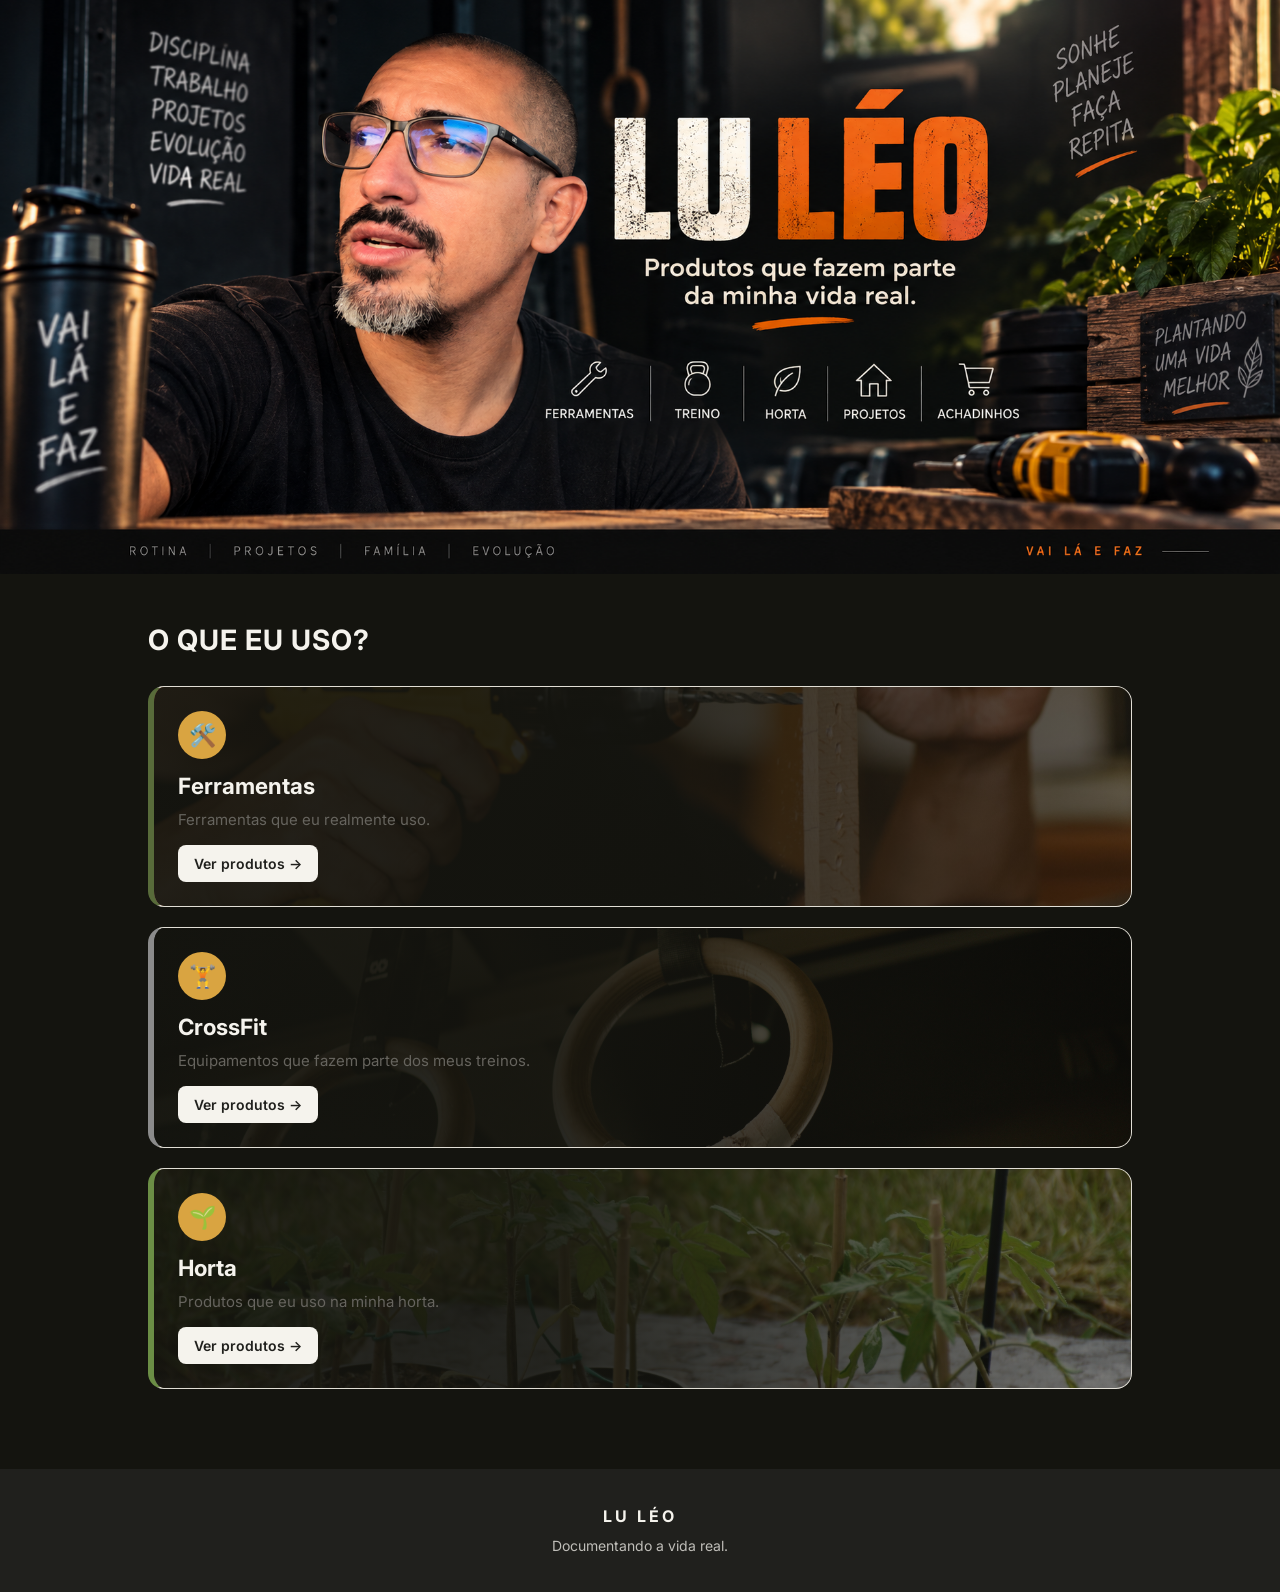
<file: index.html>
<!DOCTYPE html>
<html lang="pt-BR">

<head>
    <meta charset="UTF-8">
    <meta name="viewport" content="width=device-width, initial-scale=1.0">

    <title>LuLéo | Produtos que fazem parte da minha vida real</title>

    <meta name="description" content="Produtos que fazem parte da minha vida real.">

    <link rel="stylesheet" href="style.css">
    <link rel="preconnect" href="https://fonts.googleapis.com">
<link rel="preconnect" href="https://fonts.gstatic.com" crossorigin>
<link href="https://fonts.googleapis.com/css2?family=Inter:wght@400;600;700&display=swap" rel="stylesheet">
</head>

<body>

   <header>

   <img src="./luleo-banner.png" alt="LuLéo">

</header>

    <main>

        <section>

            <h2>O QUE EU USO?</h2>

            <a href="ferramentas.html" class="category-card category-ferramentas">
    <span class="category-icon">🛠️</span>
    <strong>Ferramentas</strong>
    <span>Ferramentas que eu realmente uso.</span>
    <span class="card-button">Ver produtos →</span>
</a>

          <a href="crossfit.html" class="category-card category-crossfit">
    <span class="category-icon">🏋️</span>
    <strong>CrossFit</strong>
    <span>Equipamentos que fazem parte dos meus treinos.</span>
    <span class="card-button">Ver produtos →</span>
</a>

<a href="#" class="category-card category-horta">
    <span class="category-icon">🌱</span>
    <strong>Horta</strong>
    <span>Produtos que eu uso na minha horta.</span>
    <span class="card-button">Ver produtos →</span>
</a>

        </section>

    </main>

    <footer>

        <p>LU LÉO</p>
        <span>Documentando a vida real.</span>

    </footer>

</body>

</html>
</file>
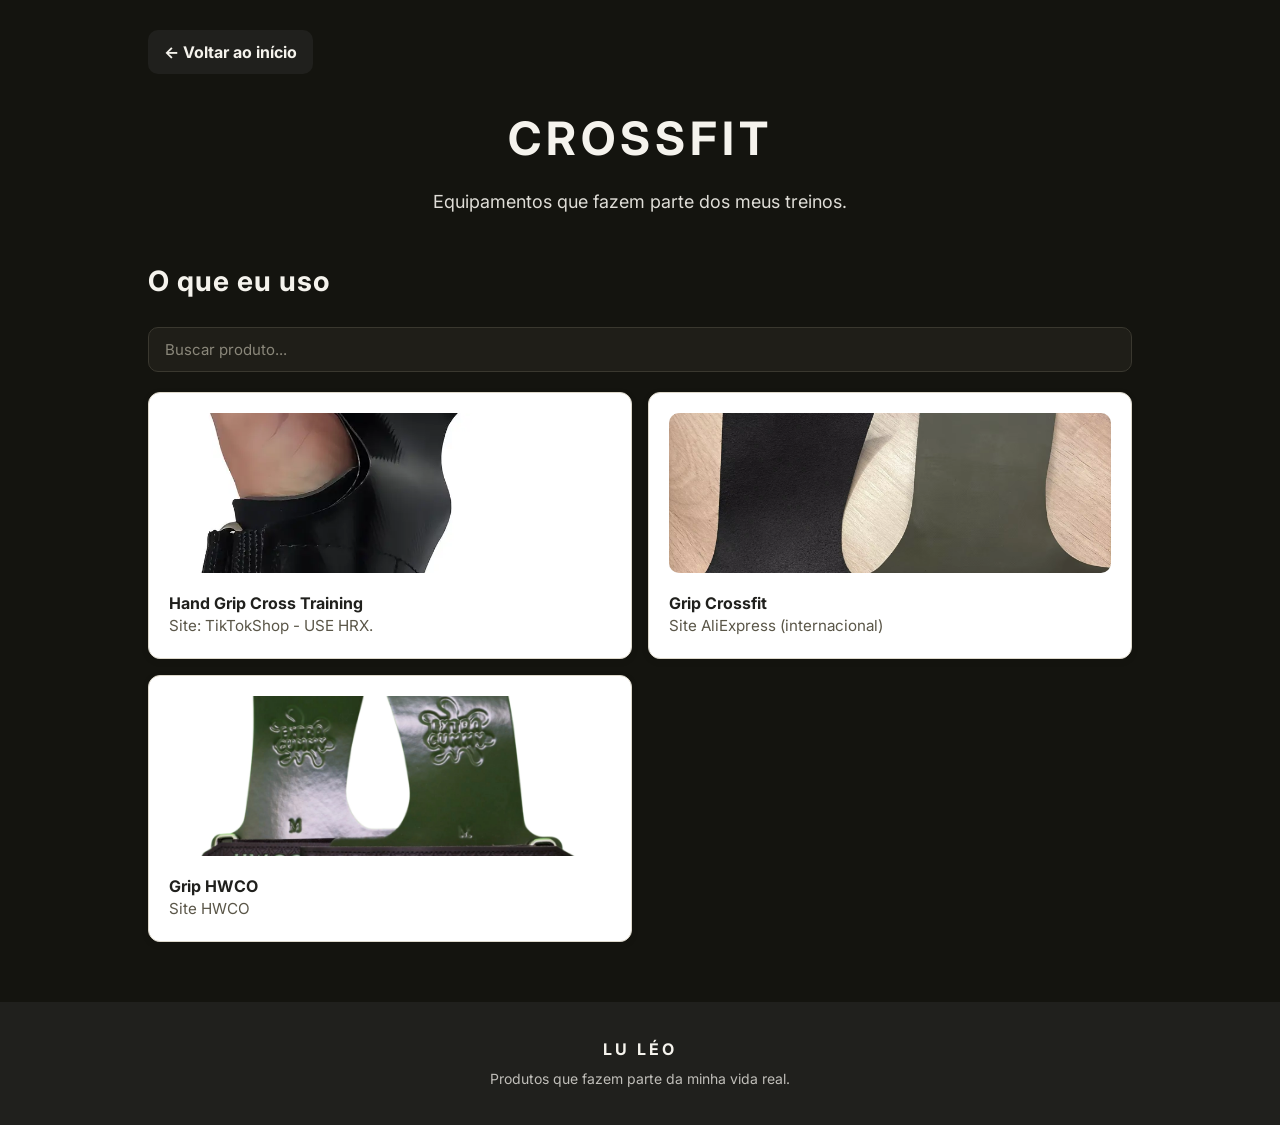
<file: crossfit.html>
<!DOCTYPE html>
<html lang="pt-BR">
<head>
<meta charset="UTF-8">
<meta name="viewport" content="width=device-width, initial-scale=1.0">
<title>CrossFit | LuLéo</title>
<link rel="stylesheet" href="style.css">
<link rel="preconnect" href="https://fonts.googleapis.com">
<link rel="preconnect" href="https://fonts.gstatic.com" crossorigin>
<link href="https://fonts.googleapis.com/css2?family=Inter:wght@400;600;700&display=swap" rel="stylesheet">
</head>
<body>
<nav class="back-nav">
<a href="index.html" class="back-home">← Voltar ao início</a>
</nav>
<header>
<h1>CROSSFIT</h1>
<p>Equipamentos que fazem parte dos meus treinos.</p>
</header>
<main>
<section>
    <h2>O que eu uso</h2>

    <input type="text" id="search-box" class="search-box" placeholder="Buscar produto...">

    <div class="product-grid">

   <a href="https://vt.tiktok.com/ZS9AGV4AVSYWs-ecS1O/" target="_blank" class="product-card">
    <img src="./hand.grip.webp.webp" alt="Hand Grip Cross Training" class="product-image">
    <strong>Hand Grip Cross Training</strong>
    <span>Site: TikTokShop - USE HRX.</span>
</a>
<a href="https://s.click.aliexpress.com/e/_c4svni1R" target="_blank" class="product-card">
    <img src="./griphypalon.avif" alt="Grip Hypalon" class="product-image">
   <strong>Grip Crossfit</strong>
<span>Site AliExpress (internacional)</span>
   <a href="https://www.hwco.com.br/produtos/grip-extra-gummy-3-0-murph/" target="_blank" class="product-card">
    <img src="./gripHWCO.webp" alt="Grip HWCO" class="product-image">
    <strong>Grip HWCO</strong>
    <span>Site HWCO</span>
</a>
</a>
</div>
</section>
</main>
<footer>
<p>LU LÉO</p>
<span>Produtos que fazem parte da minha vida real.</span>
</footer>
    <script>
document.getElementById('search-box').addEventListener('input', function() {
    const termo = this.value.toLowerCase();
    const produtos = document.querySelectorAll('.product-card');

    produtos.forEach(function(produto) {
        const nome = produto.querySelector('strong').textContent.toLowerCase();
        produto.style.display = nome.includes(termo) ? 'flex' : 'none';
    });
});
</script>
</body>
</html>
</file>
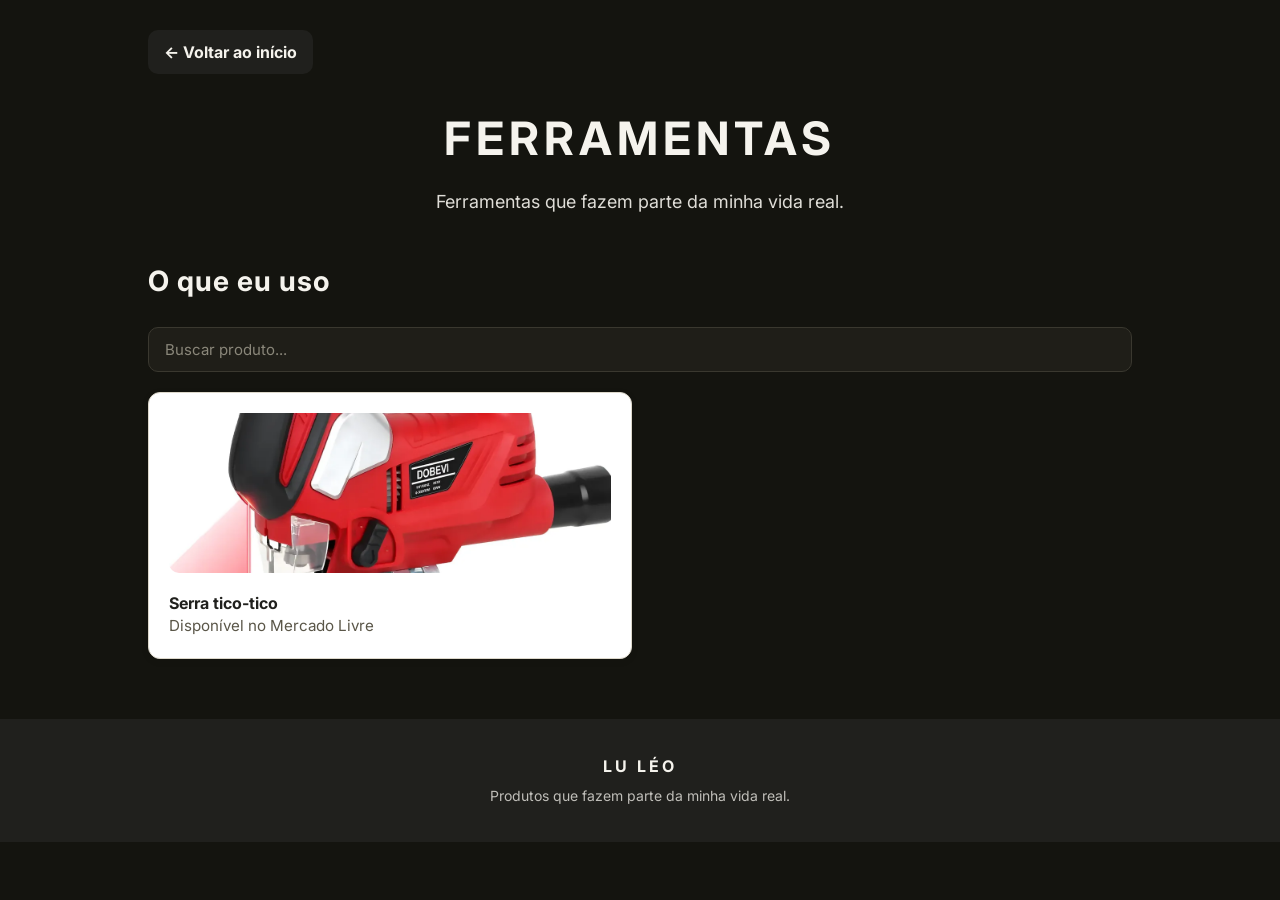
<file: ferramentas.html>
<!DOCTYPE html>
<html lang="pt-BR">
<head>
    <meta charset="UTF-8">
    <meta name="viewport" content="width=device-width, initial-scale=1.0">
    <title>Ferramentas | LuLéo</title>
    <link rel="stylesheet" href="style.css">
    <link rel="preconnect" href="https://fonts.googleapis.com">
<link rel="preconnect" href="https://fonts.gstatic.com" crossorigin>
<link href="https://fonts.googleapis.com/css2?family=Inter:wght@400;600;700&display=swap" rel="stylesheet">
</head>

<body>
      <nav class="back-nav">
    <a href="index.html" class="back-home">← Voltar ao início</a>
</nav>

<header>
    <h1>FERRAMENTAS</h1>
    <p>Ferramentas que fazem parte da minha vida real.</p>
</header>

<main>

   <section>
    <h2>O que eu uso</h2>

    <input type="text" id="search-box" class="search-box" placeholder="Buscar produto...">

    <div class="product-grid">

           <a href="https://meli.la/1LfQHGu" target="_blank" class="product-card">
    <img src="./serra-tico-tico.webp" alt="Serra tico-tico" class="product-image">
    <strong>Serra tico-tico</strong>
    <span>Disponível no Mercado Livre</span>
</a>

        </div>

    </section>

</main>

<footer>
    <p>LU LÉO</p>
    <span>Produtos que fazem parte da minha vida real.</span>
</footer>
<script>
document.getElementById('search-box').addEventListener('input', function() {
    const termo = this.value.toLowerCase();
    const produtos = document.querySelectorAll('.product-card');

    produtos.forEach(function(produto) {
        const nome = produto.querySelector('strong').textContent.toLowerCase();
        produto.style.display = nome.includes(termo) ? 'flex' : 'none';
    });
});
</script>
</body>
</html>
</file>
<file: style.css>
* {
    box-sizing: border-box;
}

body {
    margin: 0;
    font-family: 'Inter', Arial, sans-serif;
    background: #14140f;
    color: #f5f3ed;
    line-height: 1.5;
}

header {
    background: #14140f;
    color: #f5f3ed;
    text-align: center;
    padding: 0;
}


header h1 {
    margin: 0 0 15px;
    font-size: 46px;
    letter-spacing: 5px;
}

header p {
    max-width: 500px;
    margin: 0 auto;
    font-size: 18px;
    opacity: 0.9;
}

main {
    max-width: 1024px;
    margin: 0 auto;
    padding: 45px 20px 60px;
}

section h2 {
    margin: 0 0 25px;
    font-size: 28px;
    letter-spacing: 1px;
}

section > a {
    display: block;
    background: #ffffff;
    color: #20201d;
    text-decoration: none;
    padding: 24px;
    margin-bottom: 16px;
    border-radius: 18px;
    border: 1px solid #e1ded5;
    transition: transform 0.2s, box-shadow 0.2s;
}

section > a:hover {
    transform: translateY(-3px);
    box-shadow: 0 8px 25px rgba(0, 0, 0, 0.08);
}

section > a:first-of-type {
    border-left: 6px solid #586b3a;
}

section > a:nth-of-type(2) {
    border-left: 6px solid #8b8b8b;
}

section > a:nth-of-type(3) {
    border-left: 6px solid #6b8e45;
}

section > a strong {
    display: block;
    margin: 4px 0 5px;
    font-size: 23px;
}

section > a span {
    display: block;
    color: #66645e;
    font-size: 15px;
}

footer {
    background: #20201d;
    color: #f5f3ed;
    text-align: center;
    padding: 35px 20px;
}

footer p {
    margin: 0 0 5px;
    font-weight: bold;
    letter-spacing: 3px;
}

footer span {
    font-size: 14px;
    opacity: 0.75;
}

@media (max-width: 600px) {
    header {
    padding: 0;
}

    header h1 {
        font-size: 38px;
    }

    header p {
        font-size: 16px;
    }

    main {
        padding: 35px 16px 50px;
    }

    section h2 {
        font-size: 25px;
    }

    section > a {
        padding: 22px;
    }
}

header img {
    display: block;
    width: 100%;
    height: auto;
    margin: 0;
    border-radius: 0;
}

.back-nav {
    max-width: 1024px;
    margin: 0 auto;
    padding: 30px 20px;
}

.back-home {
    display: inline-block;
    background: #20201d;
    color: #f5f3ed;
    text-decoration: none;
    padding: 10px 16px;
    border-radius: 10px;
    font-weight: bold;
}
.product-card {
    display: block;
    background: #ffffff;
    border: 1px solid #ddd8cb;
    border-radius: 12px;
    padding: 20px;
    margin: 20px 0;
    text-decoration: none;
    color: #20201d;
    max-width: 400px;
    box-shadow: 0 2px 8px rgba(0, 0, 0, 0.06);
    transition: transform 0.15s ease, box-shadow 0.15s ease;
}

.product-card:hover {
    transform: translateY(-3px);
    box-shadow: 0 6px 16px rgba(0, 0, 0, 0.1);
    border-color: #6b7a4f;
}
}

.product-card strong {
    display: block;
    font-size: 1.1em;
    margin-bottom: 6px;
    color: #20201d;
}

.product-card span {
    display: block;
    font-size: 0.95em;
    color: #5a5648;
}
.product-card:active {
    transform: scale(0.97);
    box-shadow: 0 2px 8px rgba(37, 99, 235, 0.35);
    border-color: #2563eb;
}
.category-card {
    position: relative;
    display: block;
    min-height: 220px;
    border-radius: 16px;
    overflow: hidden;
    margin: 20px 0;
    padding: 24px;
    text-decoration: none;
    color: #f5f3ed;
    background-size: cover;
    background-position: center;
}

.category-card::before {
    content: "";
    position: absolute;
    top: 0;
    left: 0;
    width: 100%;
    height: 100%;
   background: linear-gradient(90deg, rgba(20,20,15,0.92) 40%, rgba(20,20,15,0.55) 100%);
    z-index: 1;
}

.category-card strong,
.category-card span {
    position: relative;
    z-index: 2;
}

.category-card strong {
    display: block;
    font-size: 1.4em;
    margin: 10px 0 6px;
}

.category-ferramentas {
    background-image: url("./ferramenta.bg.jpg.jpg");
}
.category-icon {
    display: flex;
    align-items: center;
    justify-content: center;
    width: 48px;
    height: 48px;
    border-radius: 50%;
    font-size: 22px;
    background: #d9a441;
}
.category-crossfit {
    background-image: url("./crossfit.jpg");
}

.category-horta {
    background-image: url("./hortavasos.jpg");
}
.card-button {
    display: inline-block;
    background: #f5f3ed;
    color: #20201d;
    padding: 8px 16px;
    border-radius: 8px;
    font-size: 14px;
    font-weight: 600;
    margin-top: 14px;
}
.product-grid {
    display: grid;
    grid-template-columns: repeat(2, 1fr);
    gap: 16px;
}

.product-grid .product-card {
    max-width: none;
    margin: 0;
}
.product-image {
    width: 100%;
    height: 160px;
    object-fit: cover;
    border-radius: 10px;
    margin-bottom: 12px;
}
.search-box {
    display: block;
    width: 100%;
    padding: 12px 16px;
    margin-bottom: 20px;
    border-radius: 10px;
    border: 1px solid #3a382f;
    background: #1f1e18;
    color: #f5f3ed;
    font-family: 'Inter', Arial, sans-serif;
    font-size: 15px;
}

.search-box::placeholder {
    color: #8a877a;
}
</file>
